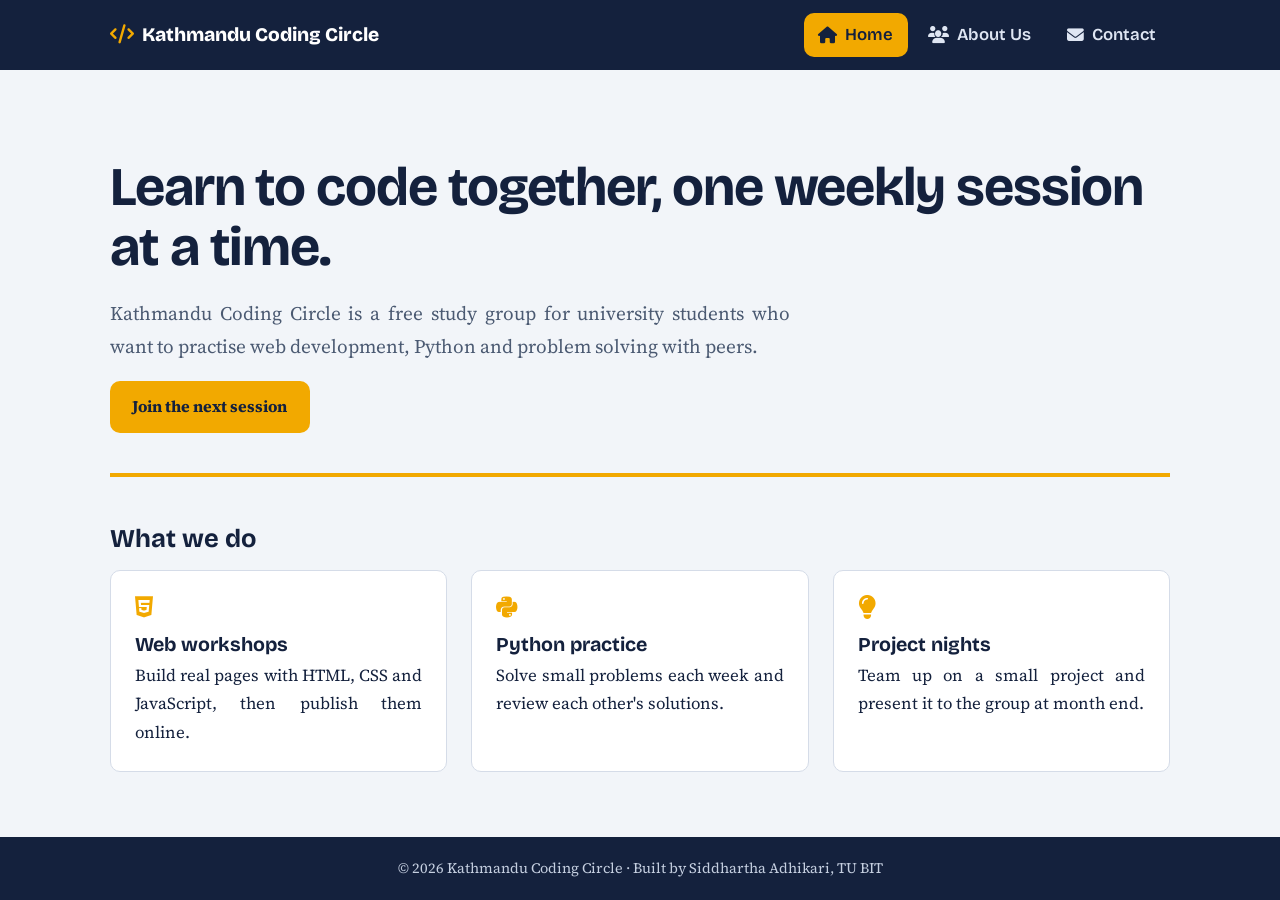
<file: index.html>
<!DOCTYPE html>
<html lang="en">
<head>
<meta charset="UTF-8">
<meta name="viewport" content="width=device-width, initial-scale=1">
<title>Home | Kathmandu Coding Circle</title>
<meta name="description" content="A student-run coding study group in Kathmandu.">
<link rel="preconnect" href="https://fonts.googleapis.com">
<link rel="stylesheet" href="https://fonts.googleapis.com/css2?family=Bricolage+Grotesque:wght@600;800&family=Source+Serif+4:wght@400;600&display=swap">
<link rel="stylesheet" href="https://cdnjs.cloudflare.com/ajax/libs/font-awesome/6.5.2/css/all.min.css">
<link rel="stylesheet" href="css/style.css">
</head>
<body>
<header>
 <div class="nav-bar">
  <a class="brand" href="index.html"><i class="fa-solid fa-code"></i> Kathmandu Coding Circle</a>
  <button class="menu-toggle" aria-label="Toggle menu" aria-expanded="false"><i class="fa-solid fa-bars"></i></button>
  <nav aria-label="Main">
   <ul>
    <li><a href="index.html"><i class="fa-solid fa-house"></i> Home</a></li>
    <li><a href="about.html"><i class="fa-solid fa-users"></i> About Us</a></li>
    <li><a href="contact.html"><i class="fa-solid fa-envelope"></i> Contact</a></li>
   </ul>
  </nav>
 </div>
</header>
<main>
<section class="hero">
 <h1>Learn to code together, one weekly session at a time.</h1>
 <p>Kathmandu Coding Circle is a free study group for university students who want to practise web development, Python and problem solving with peers.</p>
 <a class="btn" href="contact.html">Join the next session</a>
</section>
<section>
 <h2>What we do</h2>
 <div class="grid">
  <article class="card"><i class="fa-brands fa-html5"></i><h3>Web workshops</h3><p>Build real pages with HTML, CSS and JavaScript, then publish them online.</p></article>
  <article class="card"><i class="fa-brands fa-python"></i><h3>Python practice</h3><p>Solve small problems each week and review each other's solutions.</p></article>
  <article class="card"><i class="fa-solid fa-lightbulb"></i><h3>Project nights</h3><p>Team up on a small project and present it to the group at month end.</p></article>
 </div>
</section>
</main>
<footer>&copy; 2026 Kathmandu Coding Circle &middot; Built by Siddhartha Adhikari, TU BIT </footer>
<script src="js/main.js"></script>
</body>
</html>
</file>
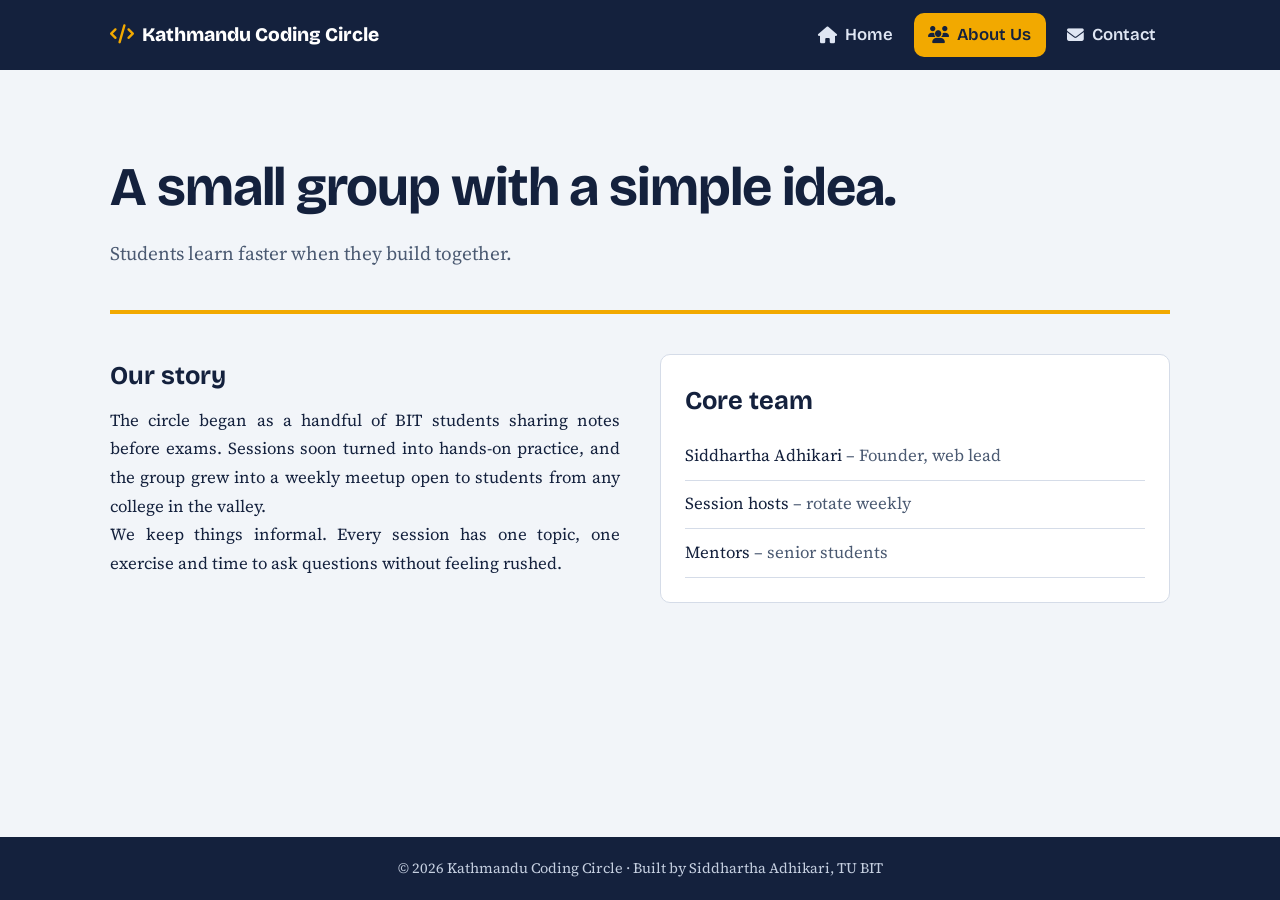
<file: about.html>
<!DOCTYPE html>
<html lang="en">
<head>
<meta charset="UTF-8">
<meta name="viewport" content="width=device-width, initial-scale=1">
<title>About Us | Kathmandu Coding Circle</title>
<meta name="description" content="A student-run coding study group in Kathmandu.">
<link rel="preconnect" href="https://fonts.googleapis.com">
<link rel="stylesheet" href="https://fonts.googleapis.com/css2?family=Bricolage+Grotesque:wght@600;800&family=Source+Serif+4:wght@400;600&display=swap">
<link rel="stylesheet" href="https://cdnjs.cloudflare.com/ajax/libs/font-awesome/6.5.2/css/all.min.css">
<link rel="stylesheet" href="css/style.css">
</head>
<body>
<header>
 <div class="nav-bar">
  <a class="brand" href="index.html"><i class="fa-solid fa-code"></i> Kathmandu Coding Circle</a>
  <button class="menu-toggle" aria-label="Toggle menu" aria-expanded="false"><i class="fa-solid fa-bars"></i></button>
  <nav aria-label="Main">
   <ul>
    <li><a href="index.html"><i class="fa-solid fa-house"></i> Home</a></li>
    <li><a href="about.html"><i class="fa-solid fa-users"></i> About Us</a></li>
    <li><a href="contact.html"><i class="fa-solid fa-envelope"></i> Contact</a></li>
   </ul>
  </nav>
 </div>
</header>
<main>
<section class="hero">
 <h1>A small group with a simple idea.</h1>
 <p>Students learn faster when they build together.</p>
</section>
<section class="split">
 <div>
  <h2>Our story</h2>
  <p>The circle began as a handful of BIT students sharing notes before exams. Sessions soon turned into hands-on practice, and the group grew into a weekly meetup open to students from any college in the valley.</p>
  <p>We keep things informal. Every session has one topic, one exercise and time to ask questions without feeling rushed.</p>
 </div>
 <div class="card">
  <h2>Core team</h2>
  <ul class="team">
   <li>Siddhartha Adhikari <span>&ndash; Founder, web lead</span></li>
   <li>Session hosts <span>&ndash; rotate weekly</span></li>
   <li>Mentors <span>&ndash; senior students</span></li>
  </ul>
 </div>
</section>
</main>
<footer>&copy; 2026 Kathmandu Coding Circle &middot; Built by Siddhartha Adhikari, TU BIT</footer>
<script src="js/main.js"></script>
</body>
</html>
</file>
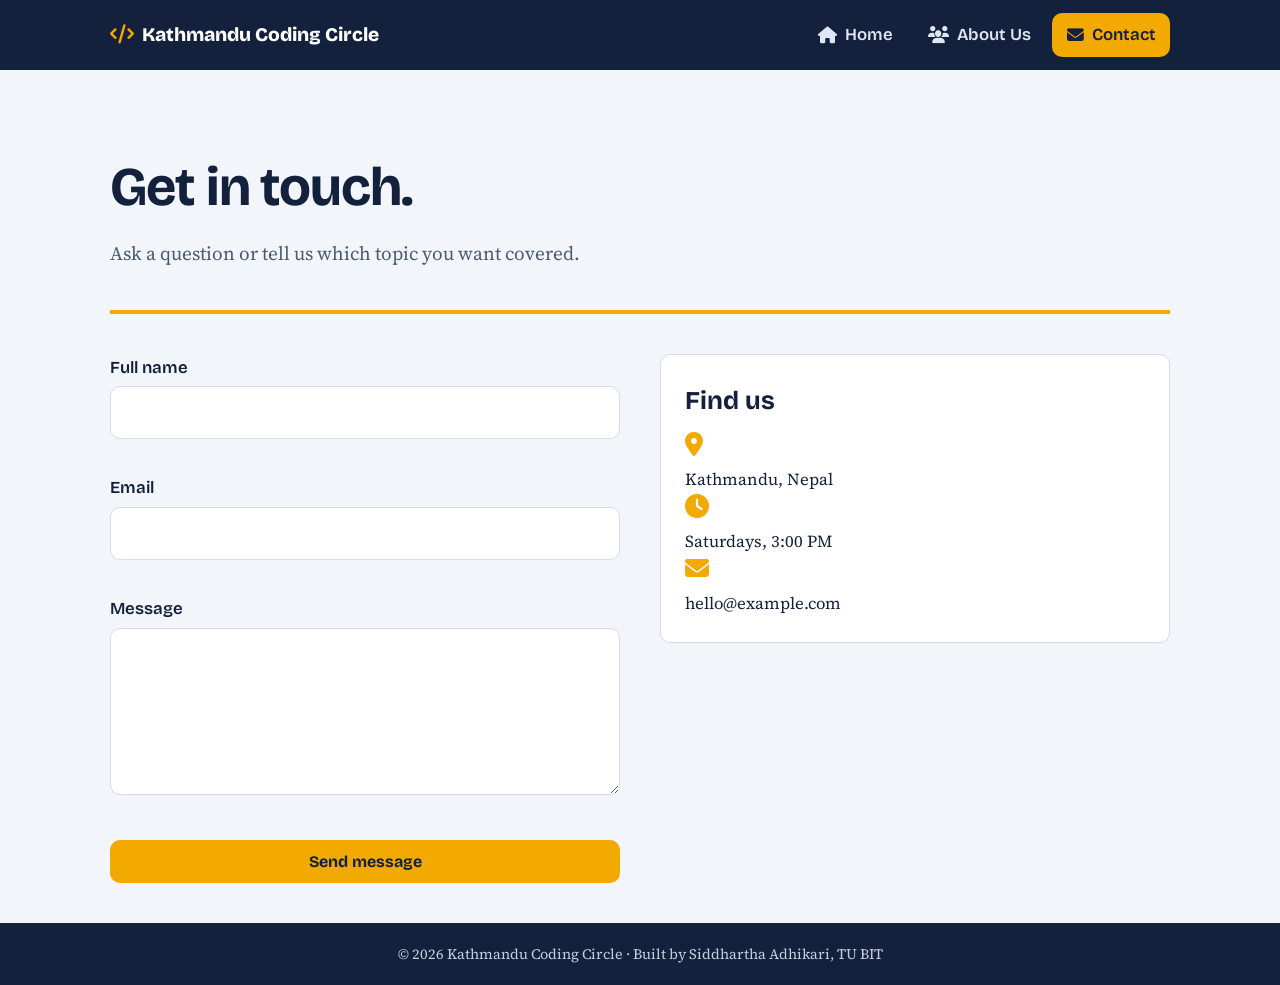
<file: contact.html>
<!DOCTYPE html>
<html lang="en">
<head>
<meta charset="UTF-8">
<meta name="viewport" content="width=device-width, initial-scale=1">
<title>Contact | Kathmandu Coding Circle</title>
<meta name="description" content="A student-run coding study group in Kathmandu.">
<link rel="preconnect" href="https://fonts.googleapis.com">
<link rel="stylesheet" href="https://fonts.googleapis.com/css2?family=Bricolage+Grotesque:wght@600;800&family=Source+Serif+4:wght@400;600&display=swap">
<link rel="stylesheet" href="https://cdnjs.cloudflare.com/ajax/libs/font-awesome/6.5.2/css/all.min.css">
<link rel="stylesheet" href="css/style.css">
</head>
<body>
<header>
 <div class="nav-bar">
  <a class="brand" href="index.html"><i class="fa-solid fa-code"></i> Kathmandu Coding Circle</a>
  <button class="menu-toggle" aria-label="Toggle menu" aria-expanded="false"><i class="fa-solid fa-bars"></i></button>
  <nav aria-label="Main">
   <ul>
    <li><a href="index.html"><i class="fa-solid fa-house"></i> Home</a></li>
    <li><a href="about.html"><i class="fa-solid fa-users"></i> About Us</a></li>
    <li><a href="contact.html"><i class="fa-solid fa-envelope"></i> Contact</a></li>
   </ul>
  </nav>
 </div>
</header>
<main>
<section class="hero">
 <h1>Get in touch.</h1>
 <p>Ask a question or tell us which topic you want covered.</p>
</section>
<section class="split">
 <form id="contact-form" novalidate>
  <div><label for="name">Full name</label><input id="name" name="name" type="text" autocomplete="name"><div class="error" id="name-error"></div></div>
  <div><label for="email">Email</label><input id="email" name="email" type="email" autocomplete="email"><div class="error" id="email-error"></div></div>
  <div><label for="message">Message</label><textarea id="message" name="message" rows="5"></textarea><div class="error" id="message-error"></div></div>
  <button class="btn" type="submit">Send message</button>
  <div class="success" id="success" role="status">Thanks! Your message was validated successfully.</div>
 </form>
 <div class="card">
  <h2>Find us</h2>
  <p><i class="fa-solid fa-location-dot"></i> Kathmandu, Nepal</p>
  <p><i class="fa-solid fa-clock"></i> Saturdays, 3:00 PM</p>
  <p><i class="fa-solid fa-envelope"></i> hello@example.com</p>
 </div>
</section>
</main>
<footer>&copy; 2026 Kathmandu Coding Circle &middot; Built by Siddhartha Adhikari, TU BIT</footer>
<script src="js/main.js"></script>
</body>
</html>
</file>
<file: css/style.css>
:root{--ink:#14213d;--paper:#f2f5f9;--card:#fff;--accent:#f2a900;--muted:#4b5a72;--line:#d5dce8;--radius:10px}
*{box-sizing:border-box;margin:0;padding:0}
body{font-family:"Source Serif 4",Georgia,serif;background:var(--paper);color:var(--ink);line-height:1.7;font-size:1.05rem;display:flex;flex-direction:column;min-height:100vh}
h1,h2,h3,.brand,nav a,button,label{font-family:"Bricolage Grotesque",system-ui,sans-serif}
h1{font-size:clamp(2rem,5vw,3.4rem);line-height:1.1;letter-spacing:-.02em}
h2{font-size:1.6rem;margin-bottom:.6rem}
p{text-align:justify;hyphens:auto;max-width:68ch}
a{color:inherit}
:focus-visible{outline:3px solid var(--accent);outline-offset:2px}

/* Header + navigation (Flexbox) */
header{background:var(--ink);color:#fff;position:sticky;top:0;z-index:10}
.nav-bar{display:flex;align-items:center;justify-content:space-between;max-width:1100px;margin:0 auto;padding:.8rem 1.25rem}
.brand{font-weight:800;font-size:1.2rem;text-decoration:none;display:flex;gap:.5rem;align-items:center}
.brand i{color:var(--accent)}
nav ul{display:flex;gap:.4rem;list-style:none}
nav a{display:flex;align-items:center;gap:.5rem;padding:.5rem .9rem;border-radius:var(--radius);text-decoration:none;color:#dfe6f3;font-weight:600}
nav a:hover{background:rgba(255,255,255,.12)}
nav a.active{background:var(--accent);color:var(--ink)}
.menu-toggle{display:none;background:none;border:0;color:#fff;font-size:1.5rem;cursor:pointer}

/* Layout */
main{flex:1;width:100%;max-width:1100px;margin:0 auto;padding:2.5rem 1.25rem}
.hero{display:flex;flex-direction:column;gap:1.2rem;padding:3rem 0 2.5rem;border-bottom:4px solid var(--accent);margin-bottom:2.5rem}
.hero p{font-size:1.2rem;color:var(--muted)}
.btn{align-self:flex-start;background:var(--accent);color:var(--ink);border:0;padding:.75rem 1.4rem;border-radius:var(--radius);font-weight:700;font-size:1rem;text-decoration:none;cursor:pointer}
.btn:hover{filter:brightness(.93)}
.grid{display:grid;grid-template-columns:repeat(auto-fit,minmax(250px,1fr));gap:1.5rem}
.card{background:var(--card);border:1px solid var(--line);border-radius:var(--radius);padding:1.5rem}
.card i{font-size:1.5rem;color:var(--accent);margin-bottom:.6rem;display:block}
.split{display:grid;grid-template-columns:1fr 1fr;gap:2.5rem;align-items:start}
.team li{list-style:none;padding:.6rem 0;border-bottom:1px solid var(--line)}
.team span{color:var(--muted)}

/* Contact form */
form{display:grid;gap:1rem}
label{font-weight:600;display:block;margin-bottom:.25rem}
input,textarea{width:100%;padding:.7rem;border:1px solid var(--line);border-radius:var(--radius);font:inherit;background:#fff}
.error{color:#b3261e;font-size:.9rem;min-height:1.2rem;font-family:system-ui,sans-serif}
.success{background:#e3f4e6;border:1px solid #9ad3a4;padding:1rem;border-radius:var(--radius);display:none}
.success.show{display:block}

footer{background:var(--ink);color:#c5cfe0;text-align:center;padding:1.2rem;font-size:.9rem}

@media (max-width:720px){
 .menu-toggle{display:block}
 nav ul{display:none;position:absolute;top:100%;left:0;right:0;flex-direction:column;background:var(--ink);padding:.5rem 1.25rem 1rem}
 nav ul.open{display:flex}
 .split{grid-template-columns:1fr}
}
@media (prefers-reduced-motion:reduce){*{transition:none!important}}
</file>
